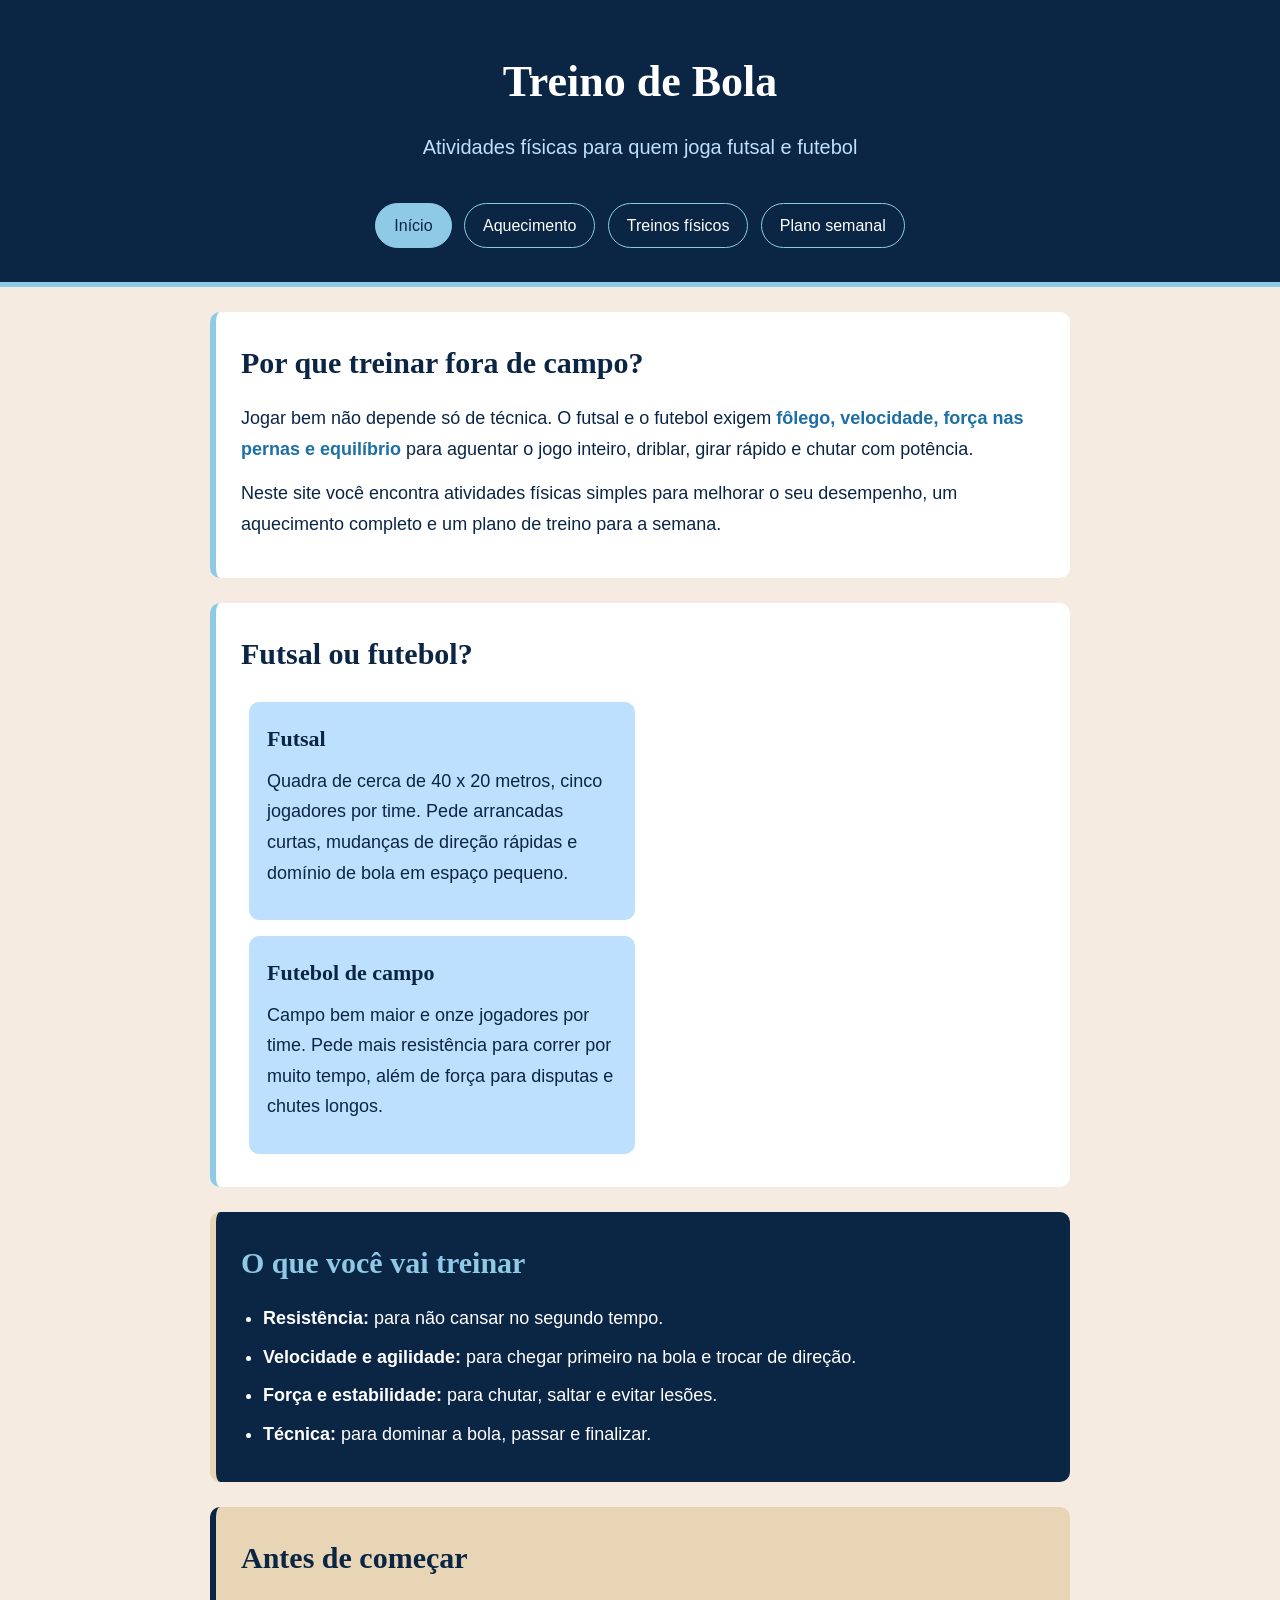
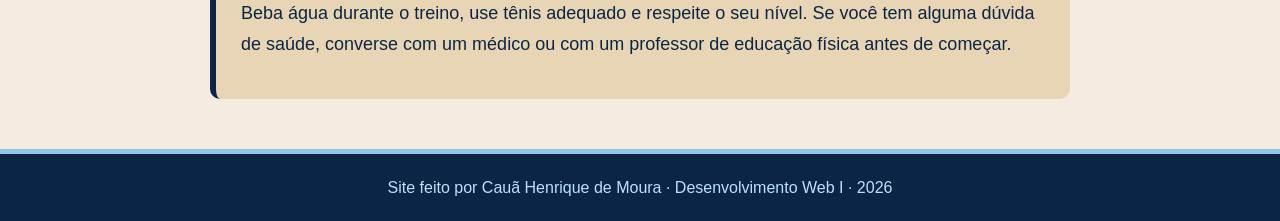
<file: index.html>
<!DOCTYPE html>
<html>
<head>
    <meta name="description" content="Atividades físicas para melhorar o desempenho no futsal e no futebol.">
    <title>Treino de Bola - Treino de Bola</title>
    <link rel="stylesheet" href="style.css">
</head>
<body>

    <header class="topo">
        <h1 class="titulo topo-titulo">Treino de Bola</h1>
        <p class="topo-frase">Atividades físicas para quem joga futsal e futebol</p>
        <nav class="menu">
            <a class="menu-link menu-ativo" href="index.html">Início</a>
            <a class="menu-link" href="aquecimento.html">Aquecimento</a>
            <a class="menu-link" href="treinos.html">Treinos físicos</a>
            <a class="menu-link" href="semana.html">Plano semanal</a>
        </nav>
    </header>

    <main class="conteudo">

        <section class="secao">
            <h2 class="titulo secao-titulo">Por que treinar fora de campo?</h2>
            <p class="texto">Jogar bem não depende só de técnica. O futsal e o futebol exigem <span class="destaque">fôlego, velocidade, força nas pernas e equilíbrio</span> para aguentar o jogo inteiro, driblar, girar rápido e chutar com potência.</p>
            <p class="texto">Neste site você encontra atividades físicas simples para melhorar o seu desempenho, um aquecimento completo e um plano de treino para a semana.</p>
        </section>

        <section class="secao">
            <h2 class="titulo secao-titulo">Futsal ou futebol?</h2>

            <article class="cartao">
                <h3 class="titulo cartao-titulo">Futsal</h3>
                <p class="texto">Quadra de cerca de 40 x 20 metros, cinco jogadores por time. Pede arrancadas curtas, mudanças de direção rápidas e domínio de bola em espaço pequeno.</p>
            </article>

            <article class="cartao">
                <h3 class="titulo cartao-titulo">Futebol de campo</h3>
                <p class="texto">Campo bem maior e onze jogadores por time. Pede mais resistência para correr por muito tempo, além de força para disputas e chutes longos.</p>
            </article>
        </section>

        <section class="secao secao-azul">
            <h2 class="titulo secao-titulo">O que você vai treinar</h2>
            <ul class="lista">
                <li class="lista-item texto"><strong>Resistência:</strong> para não cansar no segundo tempo.</li>
                <li class="lista-item texto"><strong>Velocidade e agilidade:</strong> para chegar primeiro na bola e trocar de direção.</li>
                <li class="lista-item texto"><strong>Força e estabilidade:</strong> para chutar, saltar e evitar lesões.</li>
                <li class="lista-item texto"><strong>Técnica:</strong> para dominar a bola, passar e finalizar.</li>
            </ul>
        </section>

        <section class="secao secao-bege">
            <h2 class="titulo secao-titulo">Antes de começar</h2>
            <p class="texto">Beba água durante o treino, use tênis adequado e respeite o seu nível. Se você tem alguma dúvida de saúde, converse com um médico ou com um professor de educação física antes de começar.</p>
        </section>

    </main>

    <footer class="rodape">
        <p class="rodape-texto">Site feito por Cauã Henrique de Moura · Desenvolvimento Web I · 2026</p>
    </footer>

</body>
</html>
</file>
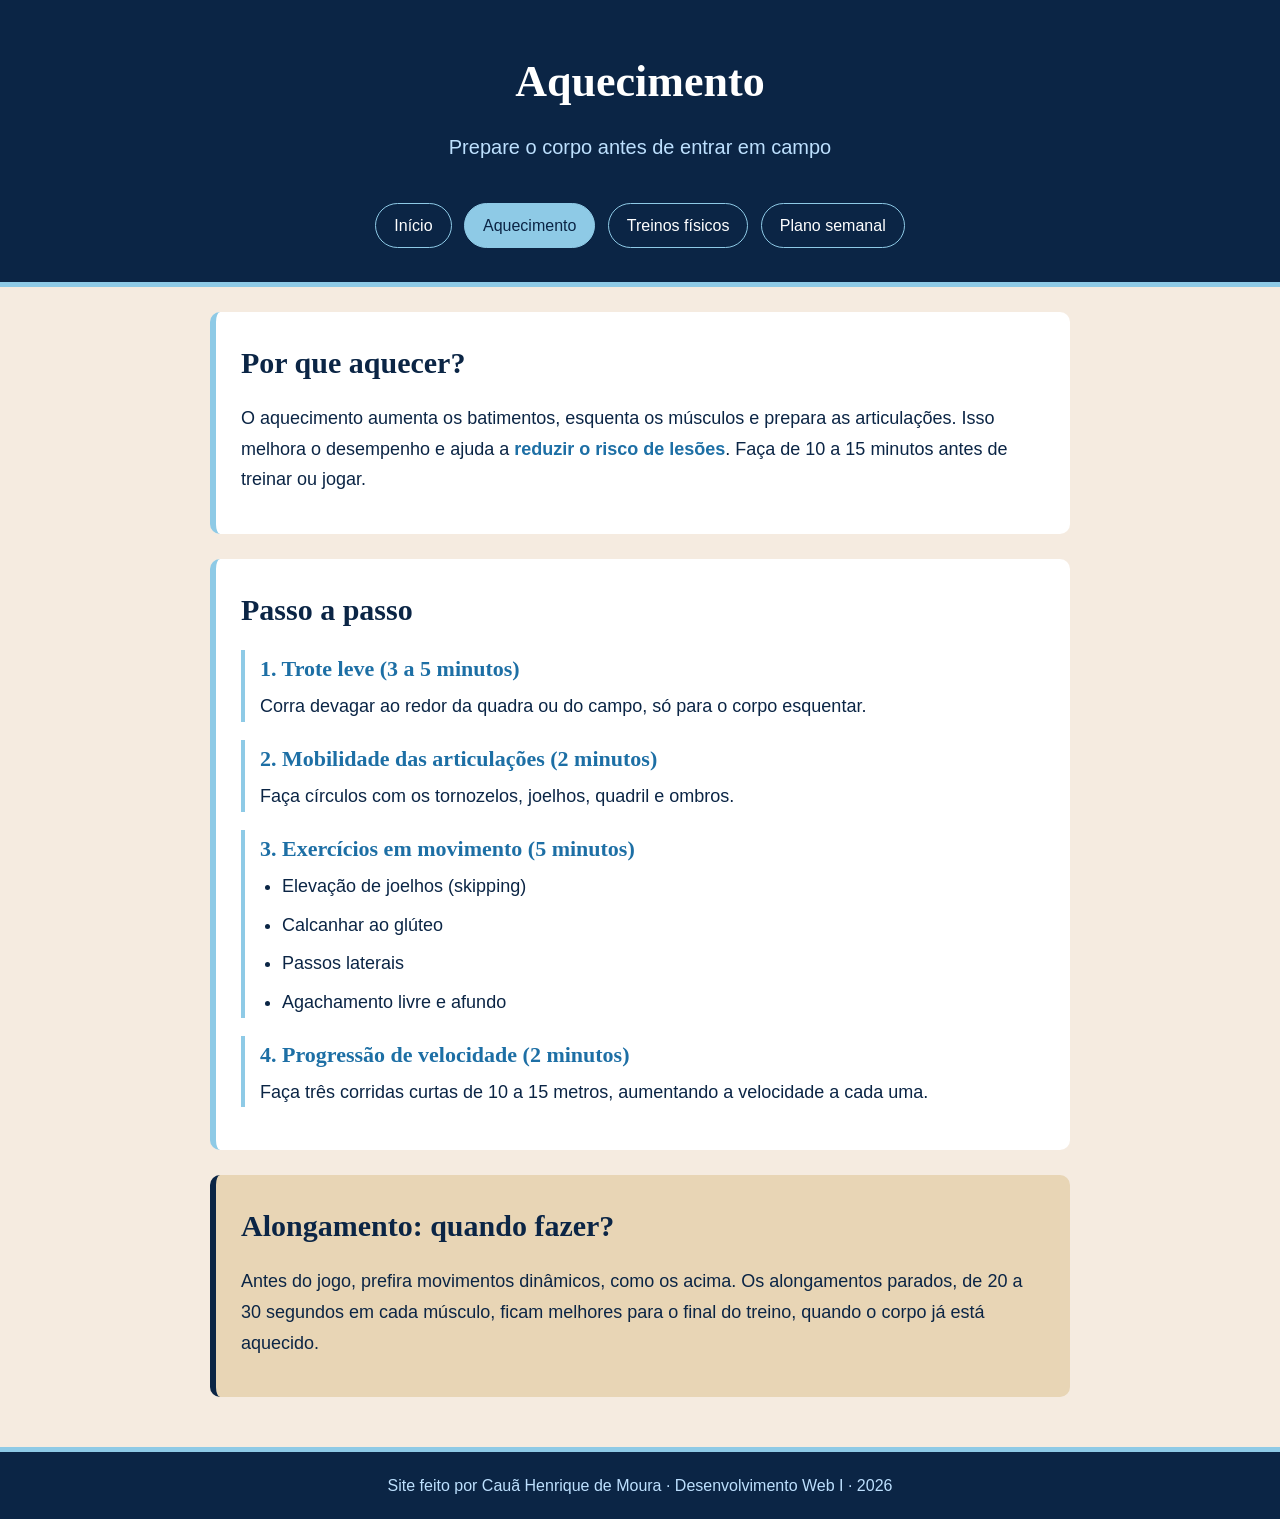
<file: aquecimento.html>
<!DOCTYPE html>
<html>
<head>
    <meta name="description" content="Atividades físicas para melhorar o desempenho no futsal e no futebol.">
    <title>Aquecimento - Treino de Bola</title>
    <link rel="stylesheet" href="style.css">
</head>
<body>

    <header class="topo">
        <h1 class="titulo topo-titulo">Aquecimento</h1>
        <p class="topo-frase">Prepare o corpo antes de entrar em campo</p>
        <nav class="menu">
            <a class="menu-link" href="index.html">Início</a>
            <a class="menu-link menu-ativo" href="aquecimento.html">Aquecimento</a>
            <a class="menu-link" href="treinos.html">Treinos físicos</a>
            <a class="menu-link" href="semana.html">Plano semanal</a>
        </nav>
    </header>

    <main class="conteudo">

        <section class="secao">
            <h2 class="titulo secao-titulo">Por que aquecer?</h2>
            <p class="texto">O aquecimento aumenta os batimentos, esquenta os músculos e prepara as articulações. Isso melhora o desempenho e ajuda a <span class="destaque">reduzir o risco de lesões</span>. Faça de 10 a 15 minutos antes de treinar ou jogar.</p>
        </section>

        <section class="secao">
            <h2 class="titulo secao-titulo">Passo a passo</h2>

            <div class="passo">
                <h3 class="titulo passo-titulo">1. Trote leve (3 a 5 minutos)</h3>
                <p class="texto">Corra devagar ao redor da quadra ou do campo, só para o corpo esquentar.</p>
            </div>

            <div class="passo">
                <h3 class="titulo passo-titulo">2. Mobilidade das articulações (2 minutos)</h3>
                <p class="texto">Faça círculos com os tornozelos, joelhos, quadril e ombros.</p>
            </div>

            <div class="passo">
                <h3 class="titulo passo-titulo">3. Exercícios em movimento (5 minutos)</h3>
                <ul class="lista">
                    <li class="lista-item">Elevação de joelhos (skipping)</li>
                    <li class="lista-item">Calcanhar ao glúteo</li>
                    <li class="lista-item">Passos laterais</li>
                    <li class="lista-item">Agachamento livre e afundo</li>
                </ul>
            </div>

            <div class="passo">
                <h3 class="titulo passo-titulo">4. Progressão de velocidade (2 minutos)</h3>
                <p class="texto">Faça três corridas curtas de 10 a 15 metros, aumentando a velocidade a cada uma.</p>
            </div>
        </section>

        <section class="secao secao-bege">
            <h2 class="titulo secao-titulo">Alongamento: quando fazer?</h2>
            <p class="texto">Antes do jogo, prefira movimentos dinâmicos, como os acima. Os alongamentos parados, de 20 a 30 segundos em cada músculo, ficam melhores para o final do treino, quando o corpo já está aquecido.</p>
        </section>

    </main>

    <footer class="rodape">
        <p class="rodape-texto">Site feito por Cauã Henrique de Moura · Desenvolvimento Web I · 2026</p>
    </footer>

</body>
</html>
</file>
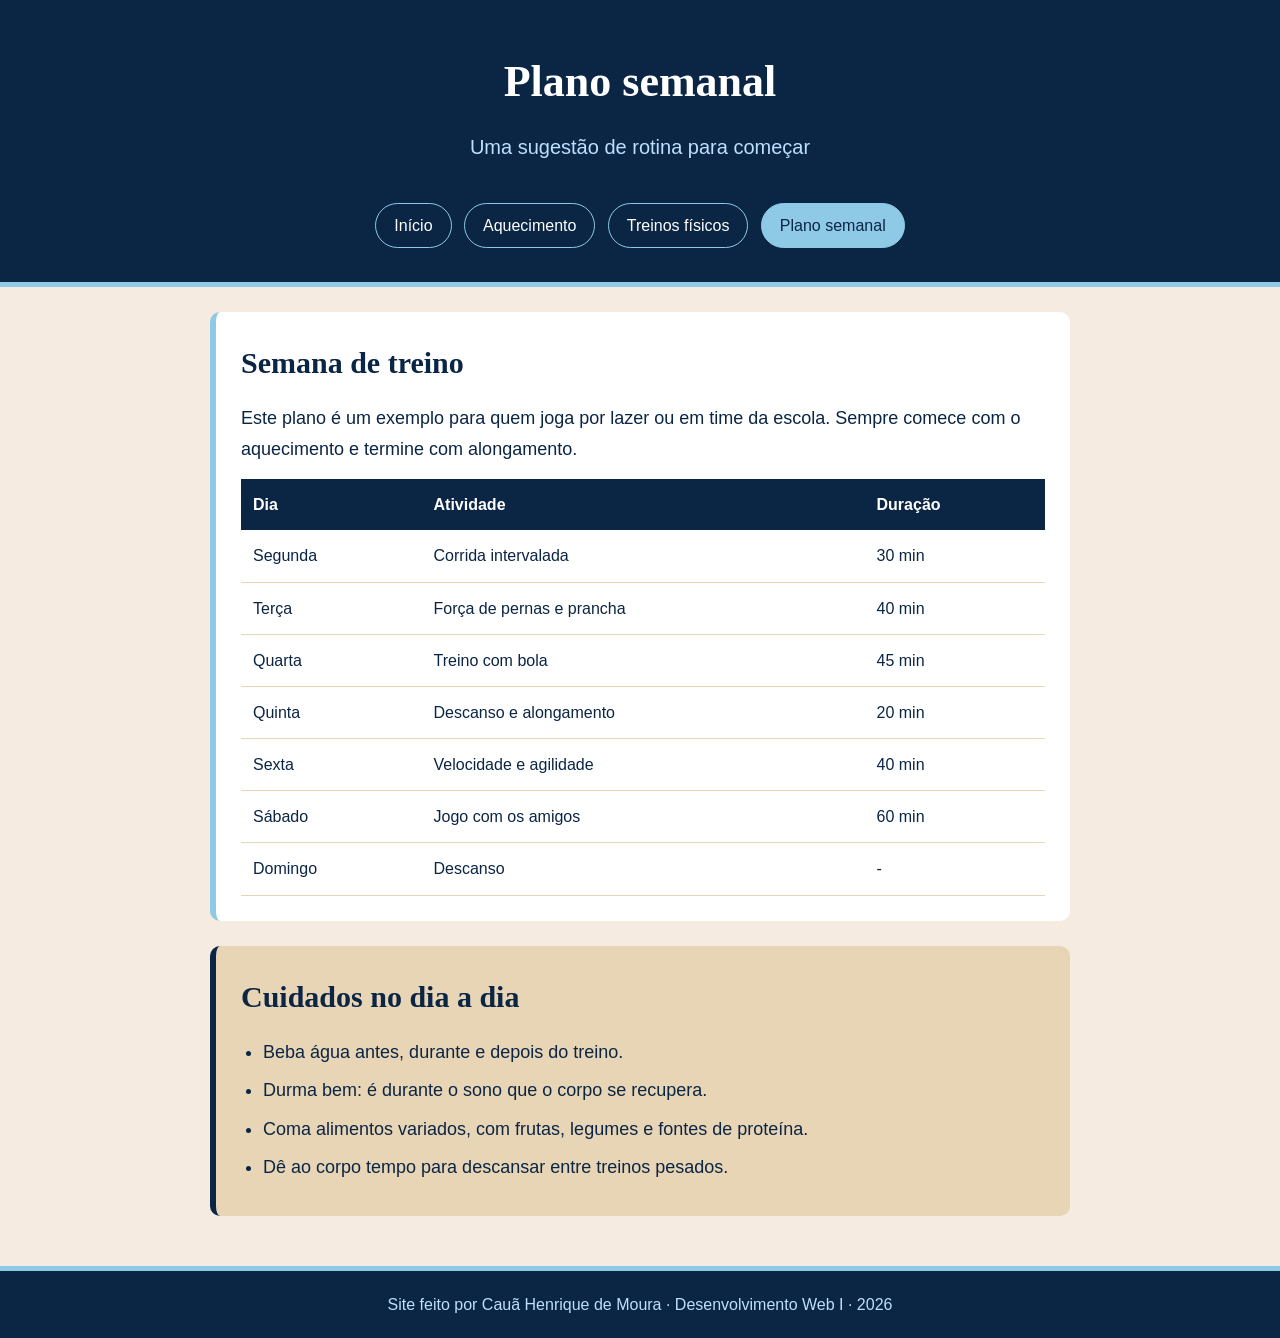
<file: semana.html>
<!DOCTYPE html>
<html>
<head>
    <meta name="description" content="Atividades físicas para melhorar o desempenho no futsal e no futebol.">
    <title>Plano semanal - Treino de Bola</title>
    <link rel="stylesheet" href="style.css">
</head>
<body>

    <header class="topo">
        <h1 class="titulo topo-titulo">Plano semanal</h1>
        <p class="topo-frase">Uma sugestão de rotina para começar</p>
        <nav class="menu">
            <a class="menu-link" href="index.html">Início</a>
            <a class="menu-link" href="aquecimento.html">Aquecimento</a>
            <a class="menu-link" href="treinos.html">Treinos físicos</a>
            <a class="menu-link menu-ativo" href="semana.html">Plano semanal</a>
        </nav>
    </header>

    <main class="conteudo">

        <section class="secao">
            <h2 class="titulo secao-titulo">Semana de treino</h2>
            <p class="texto">Este plano é um exemplo para quem joga por lazer ou em time da escola. Sempre comece com o aquecimento e termine com alongamento.</p>

            <table class="tabela">
                <tr class="tabela-linha">
                    <th class="tabela-titulo">Dia</th>
                    <th class="tabela-titulo">Atividade</th>
                    <th class="tabela-titulo">Duração</th>
                </tr>
                <tr class="tabela-linha">
                    <td class="tabela-celula">Segunda</td>
                    <td class="tabela-celula">Corrida intervalada</td>
                    <td class="tabela-celula">30 min</td>
                </tr>
                <tr class="tabela-linha">
                    <td class="tabela-celula">Terça</td>
                    <td class="tabela-celula">Força de pernas e prancha</td>
                    <td class="tabela-celula">40 min</td>
                </tr>
                <tr class="tabela-linha">
                    <td class="tabela-celula">Quarta</td>
                    <td class="tabela-celula">Treino com bola</td>
                    <td class="tabela-celula">45 min</td>
                </tr>
                <tr class="tabela-linha">
                    <td class="tabela-celula">Quinta</td>
                    <td class="tabela-celula">Descanso e alongamento</td>
                    <td class="tabela-celula">20 min</td>
                </tr>
                <tr class="tabela-linha">
                    <td class="tabela-celula">Sexta</td>
                    <td class="tabela-celula">Velocidade e agilidade</td>
                    <td class="tabela-celula">40 min</td>
                </tr>
                <tr class="tabela-linha">
                    <td class="tabela-celula">Sábado</td>
                    <td class="tabela-celula">Jogo com os amigos</td>
                    <td class="tabela-celula">60 min</td>
                </tr>
                <tr class="tabela-linha">
                    <td class="tabela-celula">Domingo</td>
                    <td class="tabela-celula">Descanso</td>
                    <td class="tabela-celula">-</td>
                </tr>
            </table>
        </section>

        <section class="secao secao-bege">
            <h2 class="titulo secao-titulo">Cuidados no dia a dia</h2>
            <ul class="lista">
                <li class="lista-item texto">Beba água antes, durante e depois do treino.</li>
                <li class="lista-item texto">Durma bem: é durante o sono que o corpo se recupera.</li>
                <li class="lista-item texto">Coma alimentos variados, com frutas, legumes e fontes de proteína.</li>
                <li class="lista-item texto">Dê ao corpo tempo para descansar entre treinos pesados.</li>
            </ul>
        </section>

    </main>

    <footer class="rodape">
        <p class="rodape-texto">Site feito por Cauã Henrique de Moura · Desenvolvimento Web I · 2026</p>
    </footer>

</body>
</html>
</file>
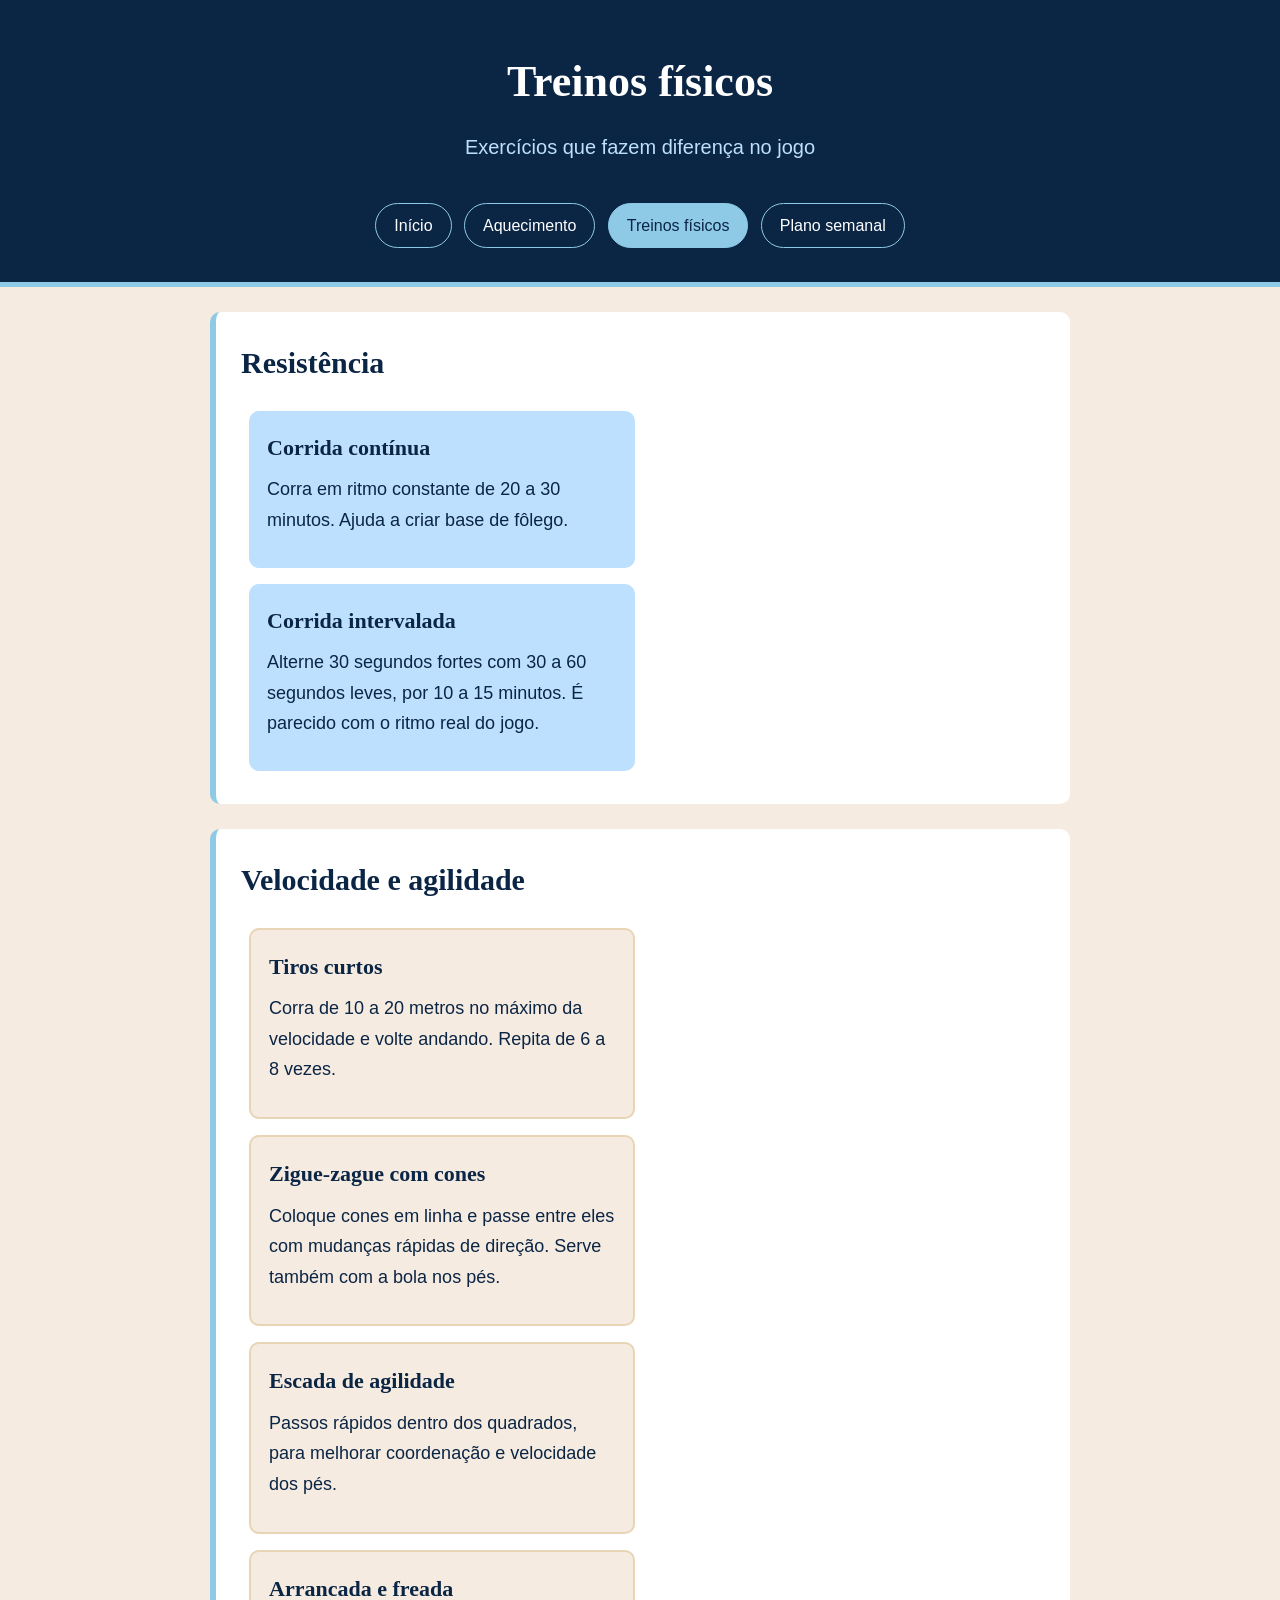
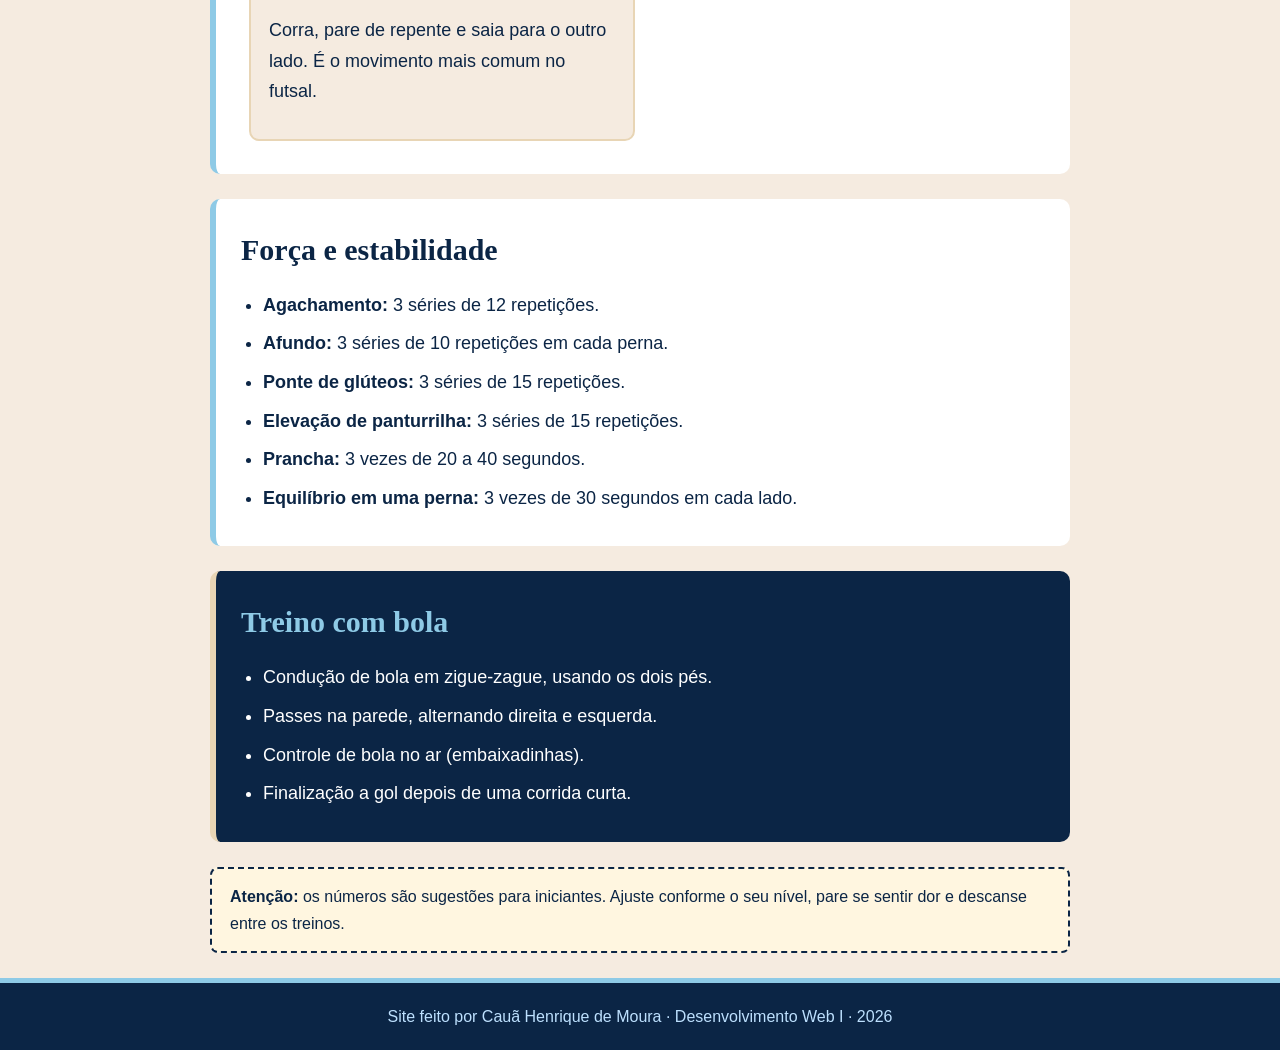
<file: treinos.html>
<!DOCTYPE html>
<html>
<head>
    <meta name="description" content="Atividades físicas para melhorar o desempenho no futsal e no futebol.">
    <title>Treinos físicos - Treino de Bola</title>
    <link rel="stylesheet" href="style.css">
</head>
<body>

    <header class="topo">
        <h1 class="titulo topo-titulo">Treinos físicos</h1>
        <p class="topo-frase">Exercícios que fazem diferença no jogo</p>
        <nav class="menu">
            <a class="menu-link" href="index.html">Início</a>
            <a class="menu-link" href="aquecimento.html">Aquecimento</a>
            <a class="menu-link menu-ativo" href="treinos.html">Treinos físicos</a>
            <a class="menu-link" href="semana.html">Plano semanal</a>
        </nav>
    </header>

    <main class="conteudo">

        <section class="secao">
            <h2 class="titulo secao-titulo">Resistência</h2>
            <article class="cartao">
                <h3 class="titulo cartao-titulo">Corrida contínua</h3>
                <p class="texto">Corra em ritmo constante de 20 a 30 minutos. Ajuda a criar base de fôlego.</p>
            </article>
            <article class="cartao">
                <h3 class="titulo cartao-titulo">Corrida intervalada</h3>
                <p class="texto">Alterne 30 segundos fortes com 30 a 60 segundos leves, por 10 a 15 minutos. É parecido com o ritmo real do jogo.</p>
            </article>
        </section>

        <section class="secao">
            <h2 class="titulo secao-titulo">Velocidade e agilidade</h2>
            <article class="cartao cartao-bege">
                <h3 class="titulo cartao-titulo">Tiros curtos</h3>
                <p class="texto">Corra de 10 a 20 metros no máximo da velocidade e volte andando. Repita de 6 a 8 vezes.</p>
            </article>
            <article class="cartao cartao-bege">
                <h3 class="titulo cartao-titulo">Zigue-zague com cones</h3>
                <p class="texto">Coloque cones em linha e passe entre eles com mudanças rápidas de direção. Serve também com a bola nos pés.</p>
            </article>
            <article class="cartao cartao-bege">
                <h3 class="titulo cartao-titulo">Escada de agilidade</h3>
                <p class="texto">Passos rápidos dentro dos quadrados, para melhorar coordenação e velocidade dos pés.</p>
            </article>
            <article class="cartao cartao-bege">
                <h3 class="titulo cartao-titulo">Arrancada e freada</h3>
                <p class="texto">Corra, pare de repente e saia para o outro lado. É o movimento mais comum no futsal.</p>
            </article>
        </section>

        <section class="secao">
            <h2 class="titulo secao-titulo">Força e estabilidade</h2>
            <ul class="lista">
                <li class="lista-item texto"><strong>Agachamento:</strong> 3 séries de 12 repetições.</li>
                <li class="lista-item texto"><strong>Afundo:</strong> 3 séries de 10 repetições em cada perna.</li>
                <li class="lista-item texto"><strong>Ponte de glúteos:</strong> 3 séries de 15 repetições.</li>
                <li class="lista-item texto"><strong>Elevação de panturrilha:</strong> 3 séries de 15 repetições.</li>
                <li class="lista-item texto"><strong>Prancha:</strong> 3 vezes de 20 a 40 segundos.</li>
                <li class="lista-item texto"><strong>Equilíbrio em uma perna:</strong> 3 vezes de 30 segundos em cada lado.</li>
            </ul>
        </section>

        <section class="secao secao-azul">
            <h2 class="titulo secao-titulo">Treino com bola</h2>
            <ul class="lista">
                <li class="lista-item texto">Condução de bola em zigue-zague, usando os dois pés.</li>
                <li class="lista-item texto">Passes na parede, alternando direita e esquerda.</li>
                <li class="lista-item texto">Controle de bola no ar (embaixadinhas).</li>
                <li class="lista-item texto">Finalização a gol depois de uma corrida curta.</li>
            </ul>
        </section>

        <div class="aviso">
            <p class="aviso-texto"><strong>Atenção:</strong> os números são sugestões para iniciantes. Ajuste conforme o seu nível, pare se sentir dor e descanse entre os treinos.</p>
        </div>

    </main>

    <footer class="rodape">
        <p class="rodape-texto">Site feito por Cauã Henrique de Moura · Desenvolvimento Web I · 2026</p>
    </footer>

</body>
</html>
</file>
<file: style.css>
* {
    box-sizing: border-box;
}

body {
    margin: 0;
    font-family: Arial, Helvetica, sans-serif;
    background-color: #f5ebe0;
    color: #0b2545;
    line-height: 1.7;
}

.titulo {
    font-family: Georgia, "Times New Roman", serif;
    margin: 0;
}

.texto {
    font-size: 18px;
    margin: 0 0 14px 0;
}

.destaque {
    color: #1d6fa5;
    font-weight: bold;
}

.topo {
    background-color: #0b2545;
    color: #ffffff;
    text-align: center;
    padding: 45px 20px 20px 20px;
    border-bottom: 5px solid #8ecae6;
}

.topo-titulo {
    font-size: 44px;
    color: #ffffff;
}

.topo-frase {
    font-size: 20px;
    color: #bde0fe;
    margin: 10px 0 25px 0;
}

.menu {
    padding: 10px 0;
}

.menu-link {
    display: inline-block;
    color: #ffffff;
    text-decoration: none;
    padding: 8px 18px;
    margin: 4px;
    border: 1px solid #8ecae6;
    border-radius: 25px;
}

.menu-link:hover {
    background-color: #8ecae6;
    color: #0b2545;
}

.menu-ativo {
    background-color: #8ecae6;
    color: #0b2545;
}

.conteudo {
    max-width: 900px;
    margin: 0 auto;
    padding: 25px 20px;
}

.secao {
    background-color: #ffffff;
    border-left: 6px solid #8ecae6;
    border-radius: 10px;
    padding: 25px;
    margin-bottom: 25px;
    overflow: hidden;
}

.secao-azul {
    background-color: #0b2545;
    border-left: 6px solid #e8d5b5;
}

.secao-azul .secao-titulo {
    color: #8ecae6;
}

.secao-azul .texto {
    color: #ffffff;
}

.secao-bege {
    background-color: #e8d5b5;
    border-left: 6px solid #0b2545;
}

.secao-titulo {
    font-size: 30px;
    color: #0b2545;
    margin-bottom: 15px;
}

.cartao {
    display: inline-block;
    vertical-align: top;
    width: 48%;
    margin: 1%;
    padding: 18px;
    border-radius: 10px;
    background-color: #bde0fe;
    color: #0b2545;
}

.cartao-bege {
    background-color: #f5ebe0;
    border: 2px solid #e8d5b5;
}

.cartao-titulo {
    font-size: 22px;
    margin-bottom: 8px;
}

.cartao-numero {
    font-size: 36px;
    font-weight: bold;
    color: #1d6fa5;
    margin: 0 0 6px 0;
}

.passo {
    border-left: 4px solid #8ecae6;
    padding-left: 15px;
    margin-bottom: 18px;
}

.passo-titulo {
    font-size: 22px;
    color: #1d6fa5;
    margin-bottom: 4px;
}

.lista {
    padding-left: 22px;
    margin: 0;
}

.lista-item {
    font-size: 18px;
    margin-bottom: 8px;
}

.aviso {
    background-color: #fff6e0;
    border: 2px dashed #0b2545;
    border-radius: 8px;
    padding: 14px 18px;
    margin-top: 15px;
}

.aviso-texto {
    margin: 0;
    font-size: 16px;
}

.tabela {
    width: 100%;
    border-collapse: collapse;
    margin-top: 15px;
}

.tabela-titulo {
    background-color: #0b2545;
    color: #ffffff;
    padding: 12px;
    text-align: left;
}

.tabela-celula {
    padding: 12px;
    border-bottom: 1px solid #e8d5b5;
}

.tabela-linha:hover .tabela-celula {
    background-color: #bde0fe;
}

.rodape {
    background-color: #0b2545;
    border-top: 5px solid #8ecae6;
    text-align: center;
    padding: 20px;
}

.rodape-texto {
    margin: 0;
    color: #bde0fe;
}

@media (max-width: 600px) {
    .topo-titulo {
        font-size: 30px;
    }

    .cartao {
        width: 100%;
        margin: 0 0 12px 0;
    }
}
</file>
